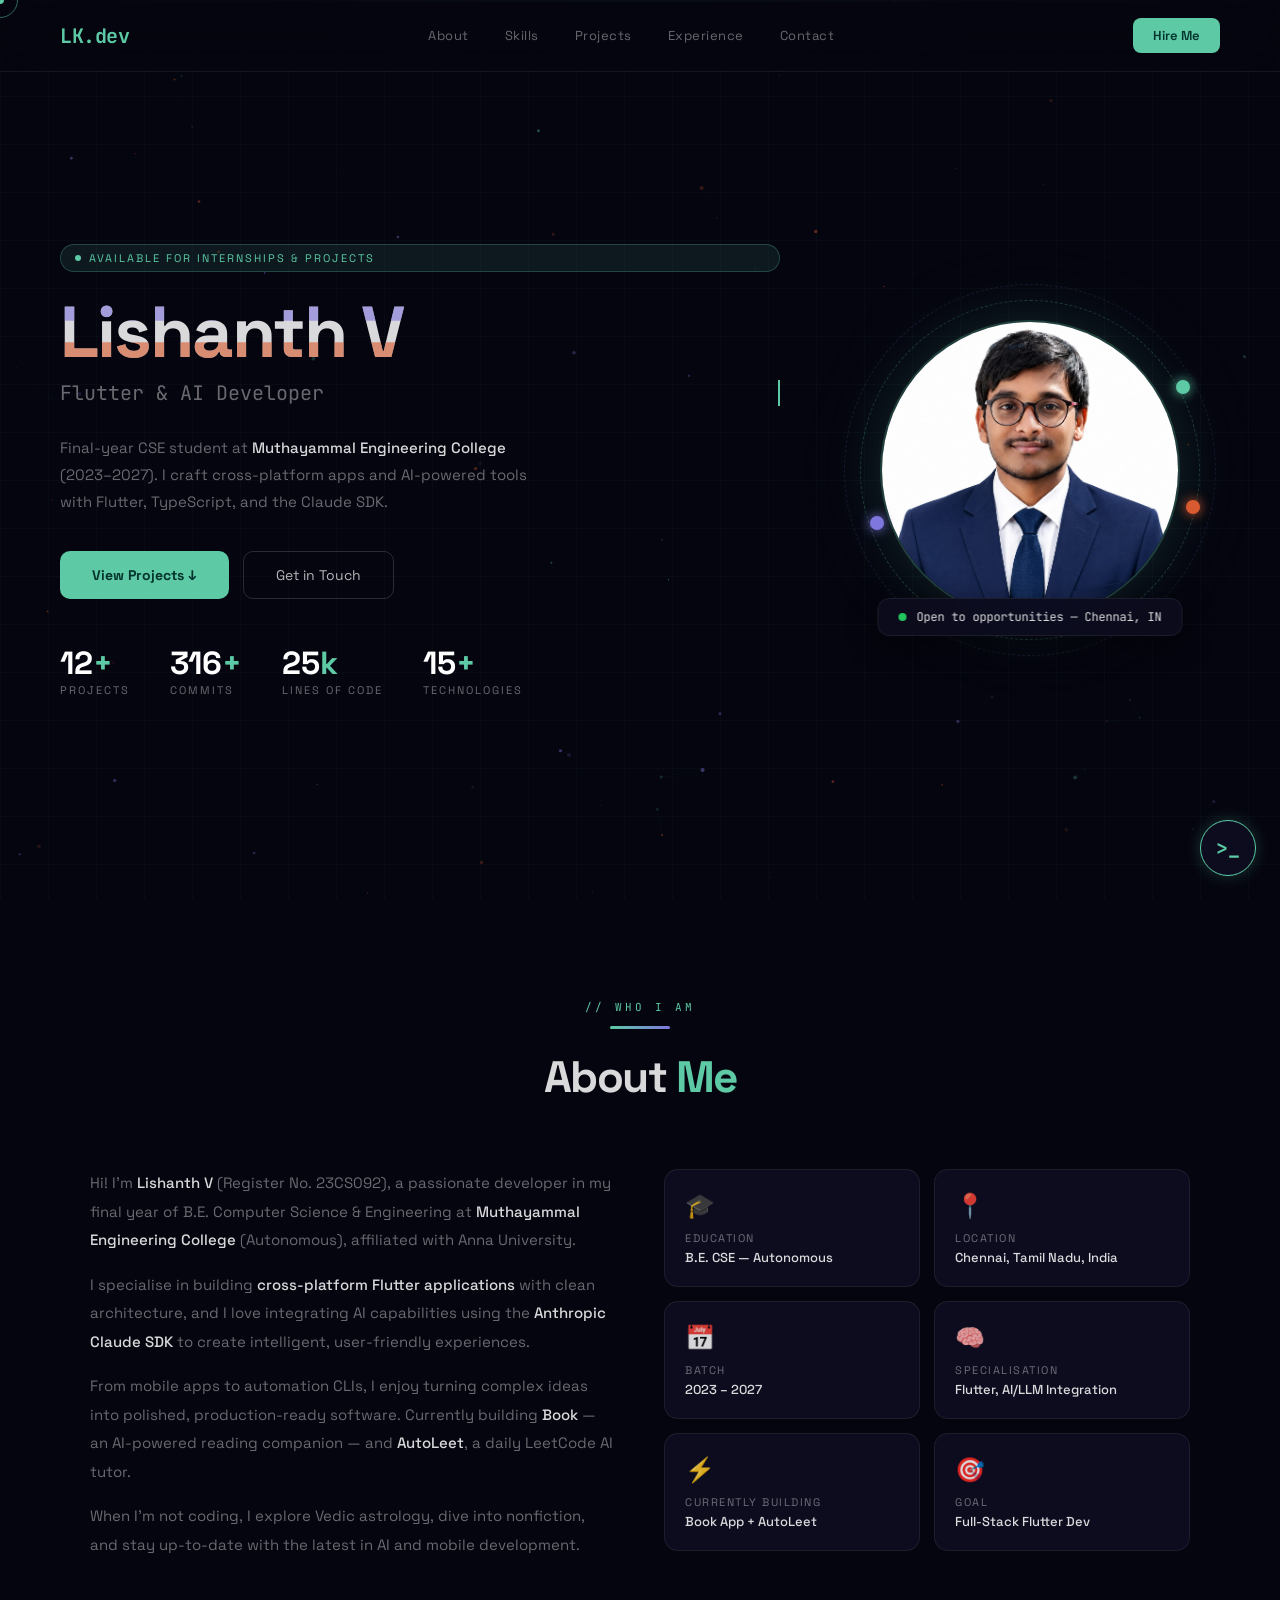
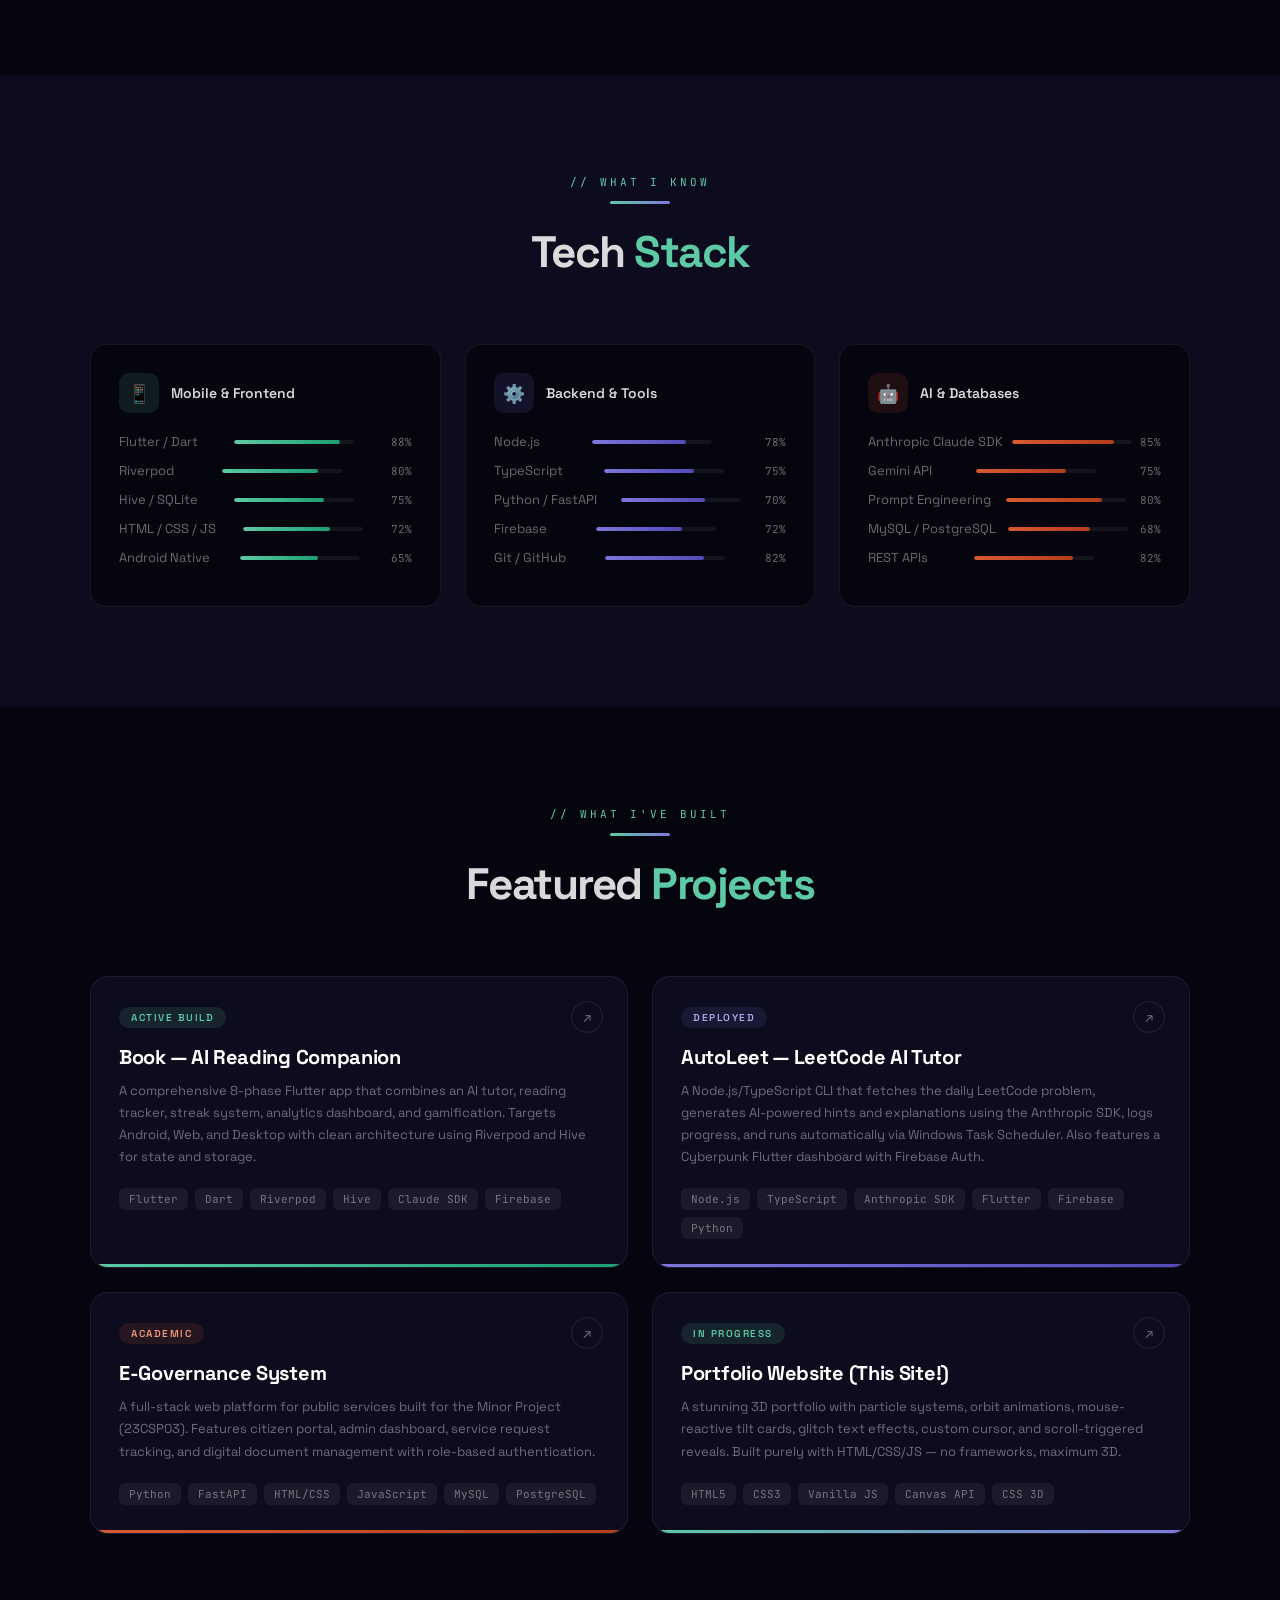
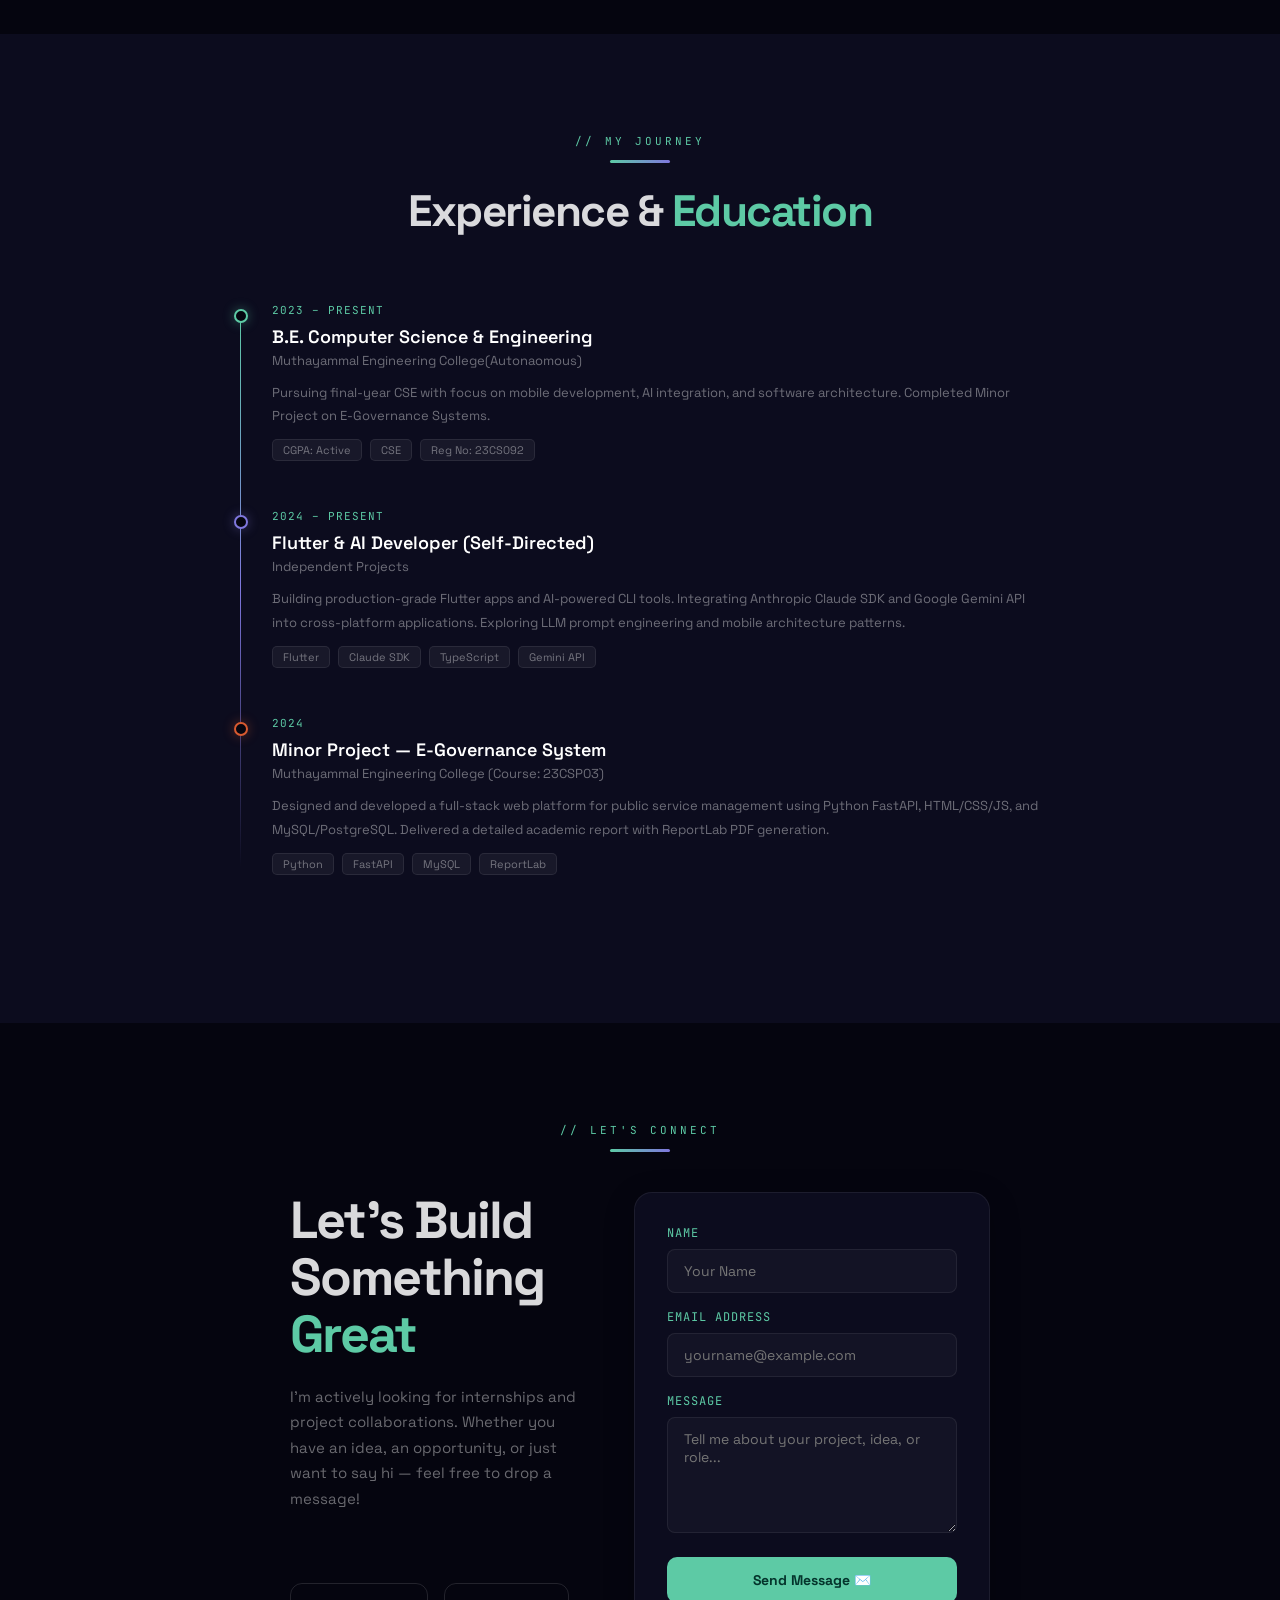
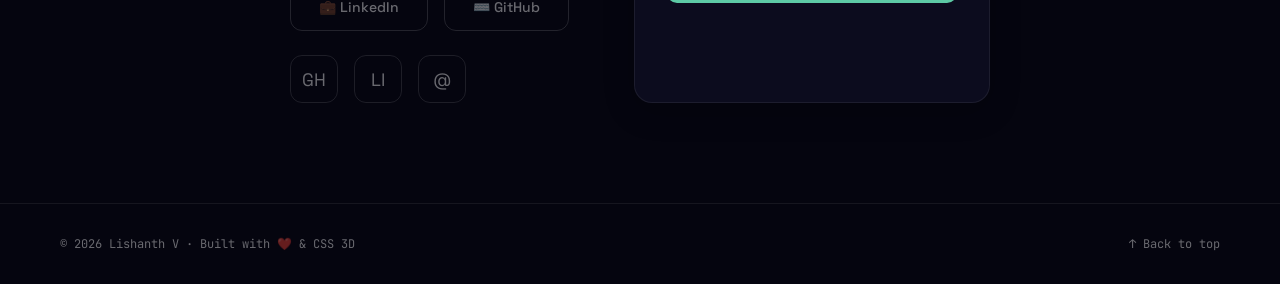
<file: index.html>
<!DOCTYPE html>
<html lang="en">

<head>
  <meta charset="UTF-8">
  <meta name="viewport" content="width=device-width, initial-scale=1.0">
  <title>Lishanth V</title>
  <link rel="preconnect" href="https://fonts.googleapis.com">
  <link
    href="https://fonts.googleapis.com/css2?family=Space+Grotesk:wght@300;400;500;600;700&family=JetBrains+Mono:wght@400;500&display=swap"
    rel="stylesheet">
  <link rel="stylesheet" href="style.css">
</head>

<body>

  <!-- CURSOR -->
  <div class="cursor" id="cursorDot">
    <div class="cursor-dot"></div>
  </div>
  <div class="cursor" id="cursorRing">
    <div class="cursor-ring"></div>
  </div>

  <!-- SCAN LINE -->
  <div class="scan-line"></div>
  <!-- GRID BG -->
  <div class="grid-bg"></div>
  <!-- PARTICLES CANVAS -->
  <canvas id="particles-canvas"></canvas>

  <!-- NAV -->
  <nav id="navbar">
    <div class="nav-logo">LK.dev</div>
    <div class="nav-links" id="nav-links">
      <a href="#about">About</a>
      <a href="#skills">Skills</a>
      <a href="#projects">Projects</a>
      <a href="#experience">Experience</a>
      <a href="#contact">Contact</a>
      <button class="nav-cta mobile-only-inline" onclick="document.getElementById('contact').scrollIntoView({behavior:'smooth'})">Hire Me</button>
    </div>
    <button class="nav-cta desktop-only-inline" onclick="document.getElementById('contact').scrollIntoView({behavior:'smooth'})">Hire Me</button>
    <button class="nav-hamburger" id="nav-hamburger" aria-label="Toggle Navigation">
      <span class="hamburger-bar"></span>
      <span class="hamburger-bar"></span>
      <span class="hamburger-bar"></span>
    </button>
  </nav>

  <!-- ══════════════ HERO ══════════════ -->
  <section id="hero">
    <div class="hero-inner">
      <div class="hero-left reveal-left">
        <div class="hero-badge"><span class="badge-dot"></span>Available for Internships & Projects</div>
        <h1 class="hero-name">
          <span class="glitch" data-text="Lishanth V">Lishanth V</span>
        </h1>
        <div class="hero-role">
          <span class="hero-role-text">Flutter &amp; AI Developer</span>
        </div>
        <div class="hero-photo-card reveal-right" data-tilt>
          <div class="photo-frame">
            <img class="photo-img"
              src="[data-uri]"
              alt="Lishanth V">
            <div class="orbit-orb orb-teal"></div>
            <div class="orbit-orb orb-purple"></div>
            <div class="orbit-orb orb-coral"></div>
          </div>
          <div class="photo-badge">
            <span class="photo-badge-dot"></span>
            <span class="photo-badge-text">Open to opportunities — Chennai, IN</span>
          </div>
        </div>
        <p class="hero-bio">
          Final-year CSE student at <span class="highlight">Muthayammal Engineering College</span>
          (2023–2027).
          I craft cross-platform apps and AI-powered tools with Flutter, TypeScript, and the Claude SDK.
        </p>
        <div class="hero-btns">
          <button class="btn-primary"
            onclick="document.getElementById('projects').scrollIntoView({behavior:'smooth'})">View Projects ↓</button>
          <a href="#contact" class="btn-ghost">Get in Touch</a>
        </div>
        <div class="hero-stats">
          <div class="stat"><span class="stat-num" id="ctr-projects">0<span>+</span></span><span
              class="stat-label">Projects</span></div>
          <div class="stat"><span class="stat-num" id="ctr-commits">0<span>+</span></span><span
              class="stat-label">Commits</span></div>
          <div class="stat"><span class="stat-num" id="ctr-lines">0<span>k</span></span><span class="stat-label">Lines
              of Code</span></div>
          <div class="stat"><span class="stat-num" id="ctr-tech">0<span>+</span></span><span
              class="stat-label">Technologies</span></div>
        </div>
      </div>
      
    </div>
  </section>

  <!-- ══════════════ ABOUT ══════════════ -->
  <section id="about">
    <div class="section-header reveal">
      <div class="section-tag">// who i am</div>
      <div class="section-accent-line"></div>
      <h2 class="section-title">About <span>Me</span></h2>
    </div>
    <div class="about-grid">
      <div class="about-text reveal-left">
        <p>Hi! I'm <span class="about-highlight">Lishanth V</span> (Register No. 23CS092), a passionate developer in my
          final year of B.E. Computer Science & Engineering at <span class="about-highlight">Muthayammal Engineering
            College</span> (Autonomous), affiliated with Anna University.</p>
        <p>I specialise in building <span class="about-highlight">cross-platform Flutter applications</span> with clean
          architecture, and I love integrating AI capabilities using the <span class="about-highlight">Anthropic Claude
            SDK</span> to create intelligent, user-friendly experiences.</p>
        <p>From mobile apps to automation CLIs, I enjoy turning complex ideas into polished, production-ready software.
          Currently building <span class="about-highlight">Book</span> — an AI-powered reading companion — and <span
            class="about-highlight">AutoLeet</span>, a daily LeetCode AI tutor.</p>
        <p>When I'm not coding, I explore Vedic astrology, dive into nonfiction, and stay up-to-date with the latest in
          AI and mobile development.</p>
      </div>
      <div class="about-cards reveal-right">
        <div class="about-card">
          <div class="about-card-icon">🎓</div>
          <div class="about-card-label">Education</div>
          <div class="about-card-value">B.E. CSE — Autonomous</div>
        </div>
        <div class="about-card">
          <div class="about-card-icon">📍</div>
          <div class="about-card-label">Location</div>
          <div class="about-card-value">Chennai, Tamil Nadu, India</div>
        </div>
        <div class="about-card">
          <div class="about-card-icon">📅</div>
          <div class="about-card-label">Batch</div>
          <div class="about-card-value">2023 – 2027</div>
        </div>
        <div class="about-card">
          <div class="about-card-icon">🧠</div>
          <div class="about-card-label">Specialisation</div>
          <div class="about-card-value">Flutter, AI/LLM Integration</div>
        </div>
        <div class="about-card">
          <div class="about-card-icon">⚡</div>
          <div class="about-card-label">Currently Building</div>
          <div class="about-card-value">Book App + AutoLeet</div>
        </div>
        <div class="about-card">
          <div class="about-card-icon">🎯</div>
          <div class="about-card-label">Goal</div>
          <div class="about-card-value">Full-Stack Flutter Dev</div>
        </div>
      </div>
    </div>
  </section>

  <!-- ══════════════ SKILLS ══════════════ -->
  <section id="skills">
    <div class="skills-inner">
      <div class="section-header reveal">
        <div class="section-tag">// what i know</div>
        <div class="section-accent-line"></div>
        <h2 class="section-title">Tech <span>Stack</span></h2>
      </div>
      <div class="skills-categories">
        <div class="skill-category reveal">
          <div class="skill-cat-header">
            <div class="skill-cat-icon icon-teal">📱</div>
            <div class="skill-cat-title">Mobile & Frontend</div>
          </div>
          <div class="skill-item"><span class="skill-name">Flutter / Dart</span>
            <div class="skill-bar-wrap">
              <div class="skill-bar bar-teal" data-width="88"></div>
            </div><span class="skill-pct">88%</span>
          </div>
          <div class="skill-item"><span class="skill-name">Riverpod</span>
            <div class="skill-bar-wrap">
              <div class="skill-bar bar-teal" data-width="80"></div>
            </div><span class="skill-pct">80%</span>
          </div>
          <div class="skill-item"><span class="skill-name">Hive / SQLite</span>
            <div class="skill-bar-wrap">
              <div class="skill-bar bar-teal" data-width="75"></div>
            </div><span class="skill-pct">75%</span>
          </div>
          <div class="skill-item"><span class="skill-name">HTML / CSS / JS</span>
            <div class="skill-bar-wrap">
              <div class="skill-bar bar-teal" data-width="72"></div>
            </div><span class="skill-pct">72%</span>
          </div>
          <div class="skill-item"><span class="skill-name">Android Native</span>
            <div class="skill-bar-wrap">
              <div class="skill-bar bar-teal" data-width="65"></div>
            </div><span class="skill-pct">65%</span>
          </div>
        </div>
        <div class="skill-category reveal">
          <div class="skill-cat-header">
            <div class="skill-cat-icon icon-purple">⚙️</div>
            <div class="skill-cat-title">Backend & Tools</div>
          </div>
          <div class="skill-item"><span class="skill-name">Node.js</span>
            <div class="skill-bar-wrap">
              <div class="skill-bar bar-purple" data-width="78"></div>
            </div><span class="skill-pct">78%</span>
          </div>
          <div class="skill-item"><span class="skill-name">TypeScript</span>
            <div class="skill-bar-wrap">
              <div class="skill-bar bar-purple" data-width="75"></div>
            </div><span class="skill-pct">75%</span>
          </div>
          <div class="skill-item"><span class="skill-name">Python / FastAPI</span>
            <div class="skill-bar-wrap">
              <div class="skill-bar bar-purple" data-width="70"></div>
            </div><span class="skill-pct">70%</span>
          </div>
          <div class="skill-item"><span class="skill-name">Firebase</span>
            <div class="skill-bar-wrap">
              <div class="skill-bar bar-purple" data-width="72"></div>
            </div><span class="skill-pct">72%</span>
          </div>
          <div class="skill-item"><span class="skill-name">Git / GitHub</span>
            <div class="skill-bar-wrap">
              <div class="skill-bar bar-purple" data-width="82"></div>
            </div><span class="skill-pct">82%</span>
          </div>
        </div>
        <div class="skill-category reveal">
          <div class="skill-cat-header">
            <div class="skill-cat-icon icon-coral">🤖</div>
            <div class="skill-cat-title">AI & Databases</div>
          </div>
          <div class="skill-item"><span class="skill-name">Anthropic Claude SDK</span>
            <div class="skill-bar-wrap">
              <div class="skill-bar bar-coral" data-width="85"></div>
            </div><span class="skill-pct">85%</span>
          </div>
          <div class="skill-item"><span class="skill-name">Gemini API</span>
            <div class="skill-bar-wrap">
              <div class="skill-bar bar-coral" data-width="75"></div>
            </div><span class="skill-pct">75%</span>
          </div>
          <div class="skill-item"><span class="skill-name">Prompt Engineering</span>
            <div class="skill-bar-wrap">
              <div class="skill-bar bar-coral" data-width="80"></div>
            </div><span class="skill-pct">80%</span>
          </div>
          <div class="skill-item"><span class="skill-name">MySQL / PostgreSQL</span>
            <div class="skill-bar-wrap">
              <div class="skill-bar bar-coral" data-width="68"></div>
            </div><span class="skill-pct">68%</span>
          </div>
          <div class="skill-item"><span class="skill-name">REST APIs</span>
            <div class="skill-bar-wrap">
              <div class="skill-bar bar-coral" data-width="82"></div>
            </div><span class="skill-pct">82%</span>
          </div>
        </div>
      </div>
    </div>
  </section>

  <!-- ══════════════ PROJECTS ══════════════ -->
  <section id="projects">
    <div class="projects-inner">
      <div class="section-header reveal">
        <div class="section-tag">// what i've built</div>
        <div class="section-accent-line"></div>
        <h2 class="section-title">Featured <span>Projects</span></h2>
      </div>
      <div class="projects-grid">

        <div class="project-card reveal" data-tilt>
          <div class="project-card-bar project-card-bar-teal"></div>
          <div class="project-arrow">↗</div>
          <span class="project-tag tag-active">Active Build</span>
          <div class="project-title">Book — AI Reading Companion</div>
          <div class="project-desc">A comprehensive 8-phase Flutter app that combines an AI tutor, reading tracker,
            streak system, analytics dashboard, and gamification. Targets Android, Web, and Desktop with clean
            architecture using Riverpod and Hive for state and storage.</div>
          <div class="project-stack">
            <span class="pchip">Flutter</span><span class="pchip">Dart</span><span class="pchip">Riverpod</span><span
              class="pchip">Hive</span><span class="pchip">Claude SDK</span><span class="pchip">Firebase</span>
          </div>
        </div>

        <div class="project-card reveal" data-tilt>
          <div class="project-card-bar project-card-bar-purple"></div>
          <div class="project-arrow">↗</div>
          <span class="project-tag tag-deployed">Deployed</span>
          <div class="project-title">AutoLeet — LeetCode AI Tutor</div>
          <div class="project-desc">A Node.js/TypeScript CLI that fetches the daily LeetCode problem, generates
            AI-powered hints and explanations using the Anthropic SDK, logs progress, and runs automatically via Windows
            Task Scheduler. Also features a Cyberpunk Flutter dashboard with Firebase Auth.</div>
          <div class="project-stack">
            <span class="pchip">Node.js</span><span class="pchip">TypeScript</span><span class="pchip">Anthropic
              SDK</span><span class="pchip">Flutter</span><span class="pchip">Firebase</span><span
              class="pchip">Python</span>
          </div>
        </div>

        <div class="project-card reveal" data-tilt>
          <div class="project-card-bar project-card-bar-coral"></div>
          <div class="project-arrow">↗</div>
          <span class="project-tag tag-complete">Academic</span>
          <div class="project-title">E-Governance System</div>
          <div class="project-desc">A full-stack web platform for public services built for the Minor Project (23CSP03).
            Features citizen portal, admin dashboard, service request tracking, and digital document management with
            role-based authentication.</div>
          <div class="project-stack">
            <span class="pchip">Python</span><span class="pchip">FastAPI</span><span class="pchip">HTML/CSS</span><span
              class="pchip">JavaScript</span><span class="pchip">MySQL</span><span class="pchip">PostgreSQL</span>
          </div>
        </div>

        <div class="project-card reveal" data-tilt>
          <div class="project-card-bar project-card-bar-mixed"></div>
          <div class="project-arrow">↗</div>
          <span class="project-tag tag-active">In Progress</span>
          <div class="project-title">Portfolio Website (This Site!)</div>
          <div class="project-desc">A stunning 3D portfolio with particle systems, orbit animations, mouse-reactive tilt
            cards, glitch text effects, custom cursor, and scroll-triggered reveals. Built purely with HTML/CSS/JS — no
            frameworks, maximum 3D.</div>
          <div class="project-stack">
            <span class="pchip">HTML5</span><span class="pchip">CSS3</span><span class="pchip">Vanilla JS</span><span
              class="pchip">Canvas API</span><span class="pchip">CSS 3D</span>
          </div>
        </div>

      </div>
    </div>
  </section>

  <!-- ══════════════ EXPERIENCE ══════════════ -->
  <section id="experience">
    <div class="exp-inner">
      <div class="section-header reveal">
        <div class="section-tag">// my journey</div>
        <div class="section-accent-line"></div>
        <h2 class="section-title">Experience & <span>Education</span></h2>
      </div>
      <div class="timeline">
        <div class="timeline-item reveal">
          <div class="timeline-dot"></div>
          <div class="timeline-date">2023 – Present</div>
          <div class="timeline-title">B.E. Computer Science & Engineering</div>
          <div class="timeline-org">Muthayammal Engineering College(Autonaomous)</div>
          <div class="timeline-desc">Pursuing final-year CSE with focus on mobile development, AI integration, and
            software architecture. Completed Minor Project on E-Governance Systems.</div>
          <div class="timeline-tags"><span class="t-chip">CGPA: Active</span><span class="t-chip">CSE</span><span
              class="t-chip">Reg No: 23CS092</span></div>
        </div>
        <div class="timeline-item reveal">
          <div class="timeline-dot timeline-dot-purple"></div>
          <div class="timeline-date">2024 – Present</div>
          <div class="timeline-title">Flutter & AI Developer (Self-Directed)</div>
          <div class="timeline-org">Independent Projects</div>
          <div class="timeline-desc">Building production-grade Flutter apps and AI-powered CLI tools. Integrating
            Anthropic Claude SDK and Google Gemini API into cross-platform applications. Exploring LLM prompt
            engineering and mobile architecture patterns.</div>
          <div class="timeline-tags"><span class="t-chip">Flutter</span><span class="t-chip">Claude SDK</span><span
              class="t-chip">TypeScript</span><span class="t-chip">Gemini API</span></div>
        </div>
        <div class="timeline-item reveal">
          <div class="timeline-dot timeline-dot-coral"></div>
          <div class="timeline-date">2024</div>
          <div class="timeline-title">Minor Project — E-Governance System</div>
          <div class="timeline-org">Muthayammal Engineering College (Course: 23CSP03)</div>
          <div class="timeline-desc">Designed and developed a full-stack web platform for public service management
            using Python FastAPI, HTML/CSS/JS, and MySQL/PostgreSQL. Delivered a detailed academic report with ReportLab
            PDF generation.</div>
          <div class="timeline-tags"><span class="t-chip">Python</span><span class="t-chip">FastAPI</span><span
              class="t-chip">MySQL</span><span class="t-chip">ReportLab</span></div>
        </div>
      </div>
    </div>
  </section>

  <!-- ══════════════ CONTACT ══════════════ -->
  <section id="contact">
    <div class="contact-inner">
      <div class="reveal">
        <div class="section-tag text-center">// let's connect</div>
        <div class="section-accent-line"></div>
        <div class="contact-grid">
          <div class="contact-info">
            <h2 class="contact-headline">Let's Build<br>Something <span>Great</span></h2>
            <p class="contact-sub">I'm actively looking for internships and project collaborations. Whether you have an idea, an opportunity, or just want to say hi — feel free to drop a message!</p>
            <div class="contact-links">
              <a href="https://linkedin.com" target="_blank" rel="noopener" class="contact-btn contact-btn-ghost">💼 LinkedIn</a>
              <a href="https://github.com" target="_blank" rel="noopener" class="contact-btn contact-btn-ghost">⌨️ GitHub</a>
            </div>
            <div class="social-links">
              <a href="https://github.com" target="_blank" rel="noopener" class="social-btn" title="GitHub">GH</a>
              <a href="https://linkedin.com" target="_blank" rel="noopener" class="social-btn" title="LinkedIn">LI</a>
              <a href="https://mail.google.com/mail/?view=cm&fs=1&to=lishanth2192005@gmail.com" target="_blank" rel="noopener" class="social-btn" title="Email">@</a>
            </div>
          </div>
          <form id="contact-form" class="contact-form">
            <div class="form-group">
              <label for="contact-name">Name</label>
              <input type="text" id="contact-name" name="name" class="form-control" placeholder="Your Name" required>
            </div>
            <div class="form-group">
              <label for="contact-email">Email Address</label>
              <input type="email" id="contact-email" name="email" class="form-control" placeholder="yourname@example.com" required>
            </div>
            <div class="form-group">
              <label for="contact-message">Message</label>
              <textarea id="contact-message" name="message" class="form-control" rows="5" placeholder="Tell me about your project, idea, or role..." required></textarea>
            </div>
            <button type="submit" id="contact-submit" class="btn-primary">Send Message ✉️</button>
          </form>
        </div>
      </div>
    </div>
  </section>

  <!-- FOOTER -->
  <footer>
    <div class="footer-copy">© 2026 Lishanth V · Built with ❤️ &amp; CSS 3D</div>
    <a href="#hero" class="footer-back">↑ Back to top</a>
  </footer>

  <!-- ══════════════ TERMINAL CONSOLE ══════════════ -->
  <button id="terminal-toggle" class="terminal-toggle-btn" title="Open Developer Terminal">
    <span>&gt;_</span>
  </button>

  <div id="terminal-window" class="terminal-window">
    <div class="terminal-header">
      <div class="terminal-title">guest@lk-dev: ~</div>
      <div class="terminal-controls">
        <span class="control-btn minimize" id="terminal-minimize" title="Minimize">—</span>
        <span class="control-btn close" id="terminal-close" title="Close">×</span>
      </div>
    </div>
    <div class="terminal-body" id="terminal-body">
      <div class="terminal-output" id="terminal-output">
        <div class="output-line system-msg">Lishanth V — Developer Console [Version 1.0.0]</div>
        <div class="output-line system-msg">Type 'help' to see list of available commands or click quick links below.</div>
      </div>
      <div class="terminal-chips">
        <span class="cmd-chip" data-cmd="help">help</span>
        <span class="cmd-chip" data-cmd="about">about</span>
        <span class="cmd-chip" data-cmd="skills">skills</span>
        <span class="cmd-chip" data-cmd="projects">projects</span>
        <span class="cmd-chip" data-cmd="contact">contact</span>
        <span class="cmd-chip" data-cmd="hire">hire</span>
        <span class="cmd-chip" data-cmd="clear">clear</span>
      </div>
      <div class="terminal-input-line">
        <span class="terminal-prompt">guest@lk-dev:~$</span>
        <input type="text" id="terminal-input" autocomplete="off" placeholder="Type a command...">
      </div>
    </div>
  </div>

  <script src="script.js" defer></script>
</body>
</html>
</file>
<file: style.css>
*, *::before, *::after { box-sizing: border-box; margin: 0; padding: 0; }
:root {
  --teal: #5DCAA5;
  --teal-dark: #1D9E75;
  --purple: #7F77DD;
  --coral: #D85A30;
  --bg: #05050f;
  --bg2: #0c0c1e;
  --bg3: #111128;
  --border: rgba(255,255,255,0.07);
  --text: rgba(255,255,255,0.85);
  --muted: rgba(255,255,255,0.4);
  --font: 'Space Grotesk', sans-serif;
  --mono: 'JetBrains Mono', monospace;
}
html { scroll-behavior: smooth; }
body { background: var(--bg); color: var(--text); font-family: var(--font); overflow-x: hidden; cursor: none; }

/* CUSTOM CURSOR */
.cursor { position: fixed; pointer-events: none; }
#cursorDot { z-index: 9999; left: 0; top: 0; }
#cursorRing { z-index: 9998; left: 0; top: 0; }
.cursor-dot { width: 8px; height: 8px; background: var(--teal); border-radius: 50%; position: absolute; transform: translate(-50%,-50%); transition: transform 0.1s; }
.cursor-ring { width: 36px; height: 36px; border: 1.5px solid rgba(93,202,165,0.5); border-radius: 50%; position: absolute; transform: translate(-50%,-50%); transition: all 0.12s ease; }
body:hover .cursor-dot, body:hover .cursor-ring { opacity: 1; }

/* PARTICLES */
#particles-canvas { position: fixed; top: 0; left: 0; width: 100%; height: 100%; pointer-events: none; z-index: 0; }

/* GRID BG */
.grid-bg { position: fixed; inset: 0; z-index: 0;
  background-image: linear-gradient(rgba(93,202,165,0.035) 1px, transparent 1px),
                    linear-gradient(90deg, rgba(93,202,165,0.035) 1px, transparent 1px);
  background-size: 48px 48px; pointer-events: none; }

/* NAV */
nav { position: fixed; top: 0; left: 0; right: 0; z-index: 100;
  padding: 18px 60px; display: flex; align-items: center; justify-content: space-between;
  background: rgba(5,5,15,0.8); -webkit-backdrop-filter: blur(20px); backdrop-filter: blur(20px);
  border-bottom: 1px solid var(--border); transition: all 0.3s; }
nav.scrolled { padding: 12px 60px; background: rgba(5,5,15,0.95); }
.nav-logo { font-size: 20px; font-weight: 700; color: var(--teal); font-family: var(--mono); letter-spacing: -0.5px; }
.nav-links { display: flex; gap: 36px; }
.nav-links a { color: var(--muted); text-decoration: none; font-size: 13px; letter-spacing: 0.5px; transition: color 0.2s; position: relative; }
.nav-links a::after { content: ''; position: absolute; bottom: -4px; left: 0; width: 0; height: 1px; background: var(--teal); transition: width 0.3s; }
.nav-links a:hover { color: var(--teal); }
.nav-links a:hover::after { width: 100%; }
.nav-cta { padding: 9px 20px; background: var(--teal); color: #04342C; border: none; border-radius: 8px; font-size: 13px; font-weight: 600; cursor: pointer; font-family: var(--font); transition: all 0.2s; }
.nav-cta:hover { background: var(--teal-dark); transform: translateY(-2px); }

/* SECTIONS */
section { position: relative; z-index: 1; }

/* ───── HERO ───── */
#hero { min-height: 100vh; display: flex; align-items: center; padding: 120px 60px 80px; }
.hero-inner { max-width: 1200px; margin: 0 auto; width: 100%; display: block; }
.hero-left { display: grid; grid-template-columns: 1fr 380px; gap: 0 60px; align-items: center; }
.hero-badge { grid-column: 1; grid-row: 1; }
.hero-name { grid-column: 1; grid-row: 2; }
.hero-role { grid-column: 1; grid-row: 3; }
.hero-bio { grid-column: 1; grid-row: 4; }
.hero-btns { grid-column: 1; grid-row: 5; }
.hero-stats { grid-column: 1; grid-row: 6; }
.hero-badge { display: inline-flex; align-items: center; gap: 8px; padding: 6px 14px;
  background: rgba(93,202,165,0.1); border: 1px solid rgba(93,202,165,0.25);
  border-radius: 20px; font-size: 11px; color: var(--teal); letter-spacing: 2px; text-transform: uppercase;
  margin-bottom: 24px; }
.badge-dot { width: 6px; height: 6px; background: var(--teal); border-radius: 50%; animation: blink 1.5s infinite; }
@keyframes blink { 0%,100% { opacity:1 } 50% { opacity:0.2 } }
.hero-name { font-size: 72px; font-weight: 700; line-height: 1.0; letter-spacing: -2px; margin-bottom: 12px; position: relative; }
.hero-name .glitch { position: relative; display: inline-block; }
.hero-name .glitch::before { content: attr(data-text); position: absolute; top: 0; left: 0; color: var(--purple); animation: glitch1 5s infinite; clip-path: polygon(0 0, 100% 0, 100% 35%, 0 35%); opacity: 0.6; }
.hero-name .glitch::after { content: attr(data-text); position: absolute; top: 0; left: 0; color: var(--coral); animation: glitch2 5s infinite; clip-path: polygon(0 65%, 100% 65%, 100% 100%, 0 100%); opacity: 0.6; }
@keyframes glitch1 { 0%,90%,100% { transform: none; } 91% { transform: translateX(-3px); } 93% { transform: translateX(3px); } 95% { transform: translateX(0); } }
@keyframes glitch2 { 0%,90%,100% { transform: none; } 92% { transform: translateX(3px); } 94% { transform: translateX(-3px); } 96% { transform: translateX(0); } }
.hero-role { font-size: 20px; color: var(--muted); margin-bottom: 28px; font-family: var(--mono); display: flex; align-items: center; gap: 10px; }
.hero-role-text { overflow: hidden; border-right: 2px solid var(--teal); white-space: nowrap; animation: typewriter 3s steps(30) 0.5s both, cursor-blink 0.8s step-end infinite; }
@keyframes typewriter { from { width:0 } to { width:100% } }
@keyframes cursor-blink { 0%,100% { border-color: var(--teal) } 50% { border-color: transparent } }
.hero-bio { font-size: 15px; color: var(--muted); line-height: 1.8; max-width: 480px; margin-bottom: 36px; }
.hero-btns { display: flex; gap: 14px; margin-bottom: 48px; }
.btn-primary { padding: 14px 32px; background: var(--teal); color: #04342C; border: none; border-radius: 10px; font-size: 14px; font-weight: 700; cursor: pointer; font-family: var(--font); transition: all 0.25s; position: relative; overflow: hidden; transform-style: preserve-3d; }
.btn-primary::before { content: ''; position: absolute; bottom: -6px; left: 0; right: 0; height: 6px; background: var(--teal-dark); border-radius: 0 0 10px 10px; }
.btn-primary:hover { transform: translateY(-4px); box-shadow: 0 8px 0 var(--teal-dark); }
.btn-primary:active { transform: translateY(2px); box-shadow: 0 2px 0 var(--teal-dark); }
.btn-ghost { padding: 14px 32px; background: transparent; color: rgba(255,255,255,0.7); border: 1px solid rgba(255,255,255,0.15); border-radius: 10px; font-size: 14px; cursor: pointer; font-family: var(--font); transition: all 0.2s; text-decoration: none; display: inline-flex; align-items: center; }
.btn-ghost:hover { border-color: var(--teal); color: var(--teal); transform: translateY(-3px); }
.hero-stats { display: flex; gap: 40px; }
.stat { display: flex; flex-direction: column; }
.stat-num { font-size: 32px; font-weight: 700; color: #fff; line-height: 1; }
.stat-num span { color: var(--teal); }
.stat-label { font-size: 11px; color: var(--muted); letter-spacing: 2px; text-transform: uppercase; margin-top: 4px; }

/* HERO RIGHT - PHOTO CARD */
.hero-photo-card { position: relative; grid-column: 2; grid-row: 1 / span 6; align-self: center; }
.photo-frame { position: relative; width: 300px; height: 300px; margin: 0 auto; }
.photo-frame::before { content: ''; position: absolute; inset: -20px; border-radius: 50%; border: 1px dashed rgba(93,202,165,0.25); animation: spin 20s linear infinite; }
.photo-frame::after { content: ''; position: absolute; inset: -36px; border-radius: 50%; border: 1px dashed rgba(127,119,221,0.15); animation: spin 32s linear infinite reverse; }
@keyframes spin { from { transform: rotate(0deg) } to { transform: rotate(360deg) } }
.photo-img { width: 100%; height: 100%; object-fit: cover; border-radius: 50%; border: 2px solid rgba(93,202,165,0.3);
  box-shadow: 0 0 60px rgba(93,202,165,0.15), 0 0 120px rgba(93,202,165,0.05);
  animation: float 5s ease-in-out infinite; }
@keyframes float { 0%,100% { transform: translateY(0) rotateX(2deg) } 50% { transform: translateY(-16px) rotateX(-2deg) } }
.photo-badge { position: absolute; bottom: -16px; left: 50%; transform: translateX(-50%);
  background: rgba(12,12,30,0.95); border: 1px solid var(--border); border-radius: 12px;
  padding: 10px 20px; display: flex; align-items: center; gap: 10px; white-space: nowrap;
  -webkit-backdrop-filter: blur(20px); backdrop-filter: blur(20px); box-shadow: 0 8px 32px rgba(0,0,0,0.4);
  margin-top: 32px; }
.photo-badge-dot { width: 8px; height: 8px; background: #22c55e; border-radius: 50%; animation: blink 2s infinite; }
.photo-badge-text { font-size: 12px; color: var(--text); font-family: var(--mono); }
.orbit-orb { position: absolute; width: 14px; height: 14px; border-radius: 50%; }
.orb-teal { background: var(--teal); top: 20%; right: -10px; animation: orbFloat 3s ease-in-out infinite; box-shadow: 0 0 12px var(--teal); }
.orb-purple { background: var(--purple); bottom: 30%; left: -10px; animation: orbFloat 4s ease-in-out infinite 1s; box-shadow: 0 0 12px var(--purple); }
.orb-coral { background: var(--coral); top: 60%; right: -20px; animation: orbFloat 3.5s ease-in-out infinite 0.5s; box-shadow: 0 0 12px var(--coral); }
@keyframes orbFloat { 0%,100% { transform: translateY(0) scale(1) } 50% { transform: translateY(-12px) scale(1.2) } }

/* SCAN LINE */
.scan-line { position: fixed; left: 0; right: 0; height: 2px; background: linear-gradient(90deg, transparent, rgba(93,202,165,0.4), transparent); animation: scan 6s linear infinite; pointer-events: none; z-index: 50; }
@keyframes scan { 0% { top: -2px; opacity: 0 } 5% { opacity: 0.8 } 95% { opacity: 0.3 } 100% { top: 102vh; opacity: 0 } }

/* ───── ABOUT ───── */
#about { padding: 100px 60px; }
.section-header { text-align: center; margin-bottom: 64px; }
.section-tag { font-size: 11px; letter-spacing: 3px; color: var(--teal); text-transform: uppercase; font-family: var(--mono); margin-bottom: 12px; }
.section-title { font-size: 44px; font-weight: 700; letter-spacing: -1.5px; }
.section-title span { color: var(--teal); }
.about-grid { max-width: 1100px; margin: 0 auto; display: grid; grid-template-columns: 1fr 1fr; gap: 48px; align-items: start; }
.about-text { font-size: 15px; color: var(--muted); line-height: 1.9; }
.about-text p { margin-bottom: 16px; }
.about-highlight { color: var(--text); font-weight: 500; }
.about-cards { display: grid; grid-template-columns: 1fr 1fr; gap: 14px; }
.about-card { background: var(--bg2); border: 1px solid var(--border); border-radius: 14px; padding: 20px; transition: all 0.3s; }
.about-card:hover { border-color: rgba(93,202,165,0.3); transform: translateY(-4px); background: rgba(93,202,165,0.05); }
.about-card-icon { font-size: 24px; margin-bottom: 10px; }
.about-card-label { font-size: 11px; color: var(--muted); text-transform: uppercase; letter-spacing: 1.5px; margin-bottom: 4px; }
.about-card-value { font-size: 13px; color: var(--text); font-weight: 500; }

/* ───── SKILLS ───── */
#skills { padding: 100px 60px; background: var(--bg2); }
.skills-inner { max-width: 1100px; margin: 0 auto; }
.skills-categories { display: grid; grid-template-columns: repeat(3, 1fr); gap: 24px; }
.skill-category { background: var(--bg); border: 1px solid var(--border); border-radius: 16px; padding: 28px; transition: all 0.3s; }
.skill-category:hover { border-color: rgba(93,202,165,0.25); }
.skill-cat-header { display: flex; align-items: center; gap: 12px; margin-bottom: 20px; }
.skill-cat-icon { width: 40px; height: 40px; border-radius: 10px; display: flex; align-items: center; justify-content: center; font-size: 18px; }
.icon-teal { background: rgba(93,202,165,0.12); }
.icon-purple { background: rgba(127,119,221,0.12); }
.icon-coral { background: rgba(216,90,48,0.12); }
.skill-cat-title { font-size: 14px; font-weight: 600; }
.skill-item { display: flex; align-items: center; justify-content: space-between; margin-bottom: 12px; }
.skill-name { font-size: 13px; color: var(--muted); }
.skill-bar-wrap { width: 120px; height: 4px; background: rgba(255,255,255,0.06); border-radius: 2px; overflow: hidden; }
.skill-bar { width: 0%; height: 100%; border-radius: 2px; transition: width 1.5s ease; }
.bar-teal { background: linear-gradient(90deg, var(--teal), var(--teal-dark)); }
.bar-purple { background: linear-gradient(90deg, var(--purple), #534AB7); }
.bar-coral { background: linear-gradient(90deg, var(--coral), #B33D1A); }
.skill-pct { font-size: 11px; color: var(--muted); font-family: var(--mono); }

/* ───── PROJECTS ───── */
#projects { padding: 100px 60px; }
.projects-inner { max-width: 1100px; margin: 0 auto; }
.projects-grid { display: grid; grid-template-columns: repeat(2, 1fr); gap: 24px; }
.project-card { position: relative; background: var(--bg2); border: 1px solid var(--border); border-radius: 18px; padding: 28px; overflow: hidden; cursor: pointer; transition: all 0.4s cubic-bezier(0.23,1,0.32,1); transform-style: preserve-3d; }
.project-card::before { content: ''; position: absolute; inset: 0; background: radial-gradient(circle at var(--mx,50%) var(--my,50%), rgba(255,255,255,0.04), transparent 60%); opacity: 0; transition: opacity 0.3s; pointer-events: none; border-radius: 18px; }
.project-card:hover { transform: perspective(700px) rotateX(var(--rx,0deg)) rotateY(var(--ry,0deg)) translateY(-10px); border-color: rgba(93,202,165,0.3); }
.project-card:hover::before { opacity: 1; }
.project-card-bar { position: absolute; bottom: 0; left: 0; right: 0; height: 3px; }
.project-tag { display: inline-block; padding: 4px 12px; border-radius: 20px; font-size: 10px; font-weight: 600; letter-spacing: 1.5px; text-transform: uppercase; margin-bottom: 16px; }
.tag-active { background: rgba(93,202,165,0.12); color: var(--teal); }
.tag-deployed { background: rgba(127,119,221,0.12); color: #AFA9EC; }
.tag-complete { background: rgba(216,90,48,0.12); color: #F0997B; }
.project-title { font-size: 20px; font-weight: 700; color: #fff; margin-bottom: 10px; letter-spacing: -0.3px; }
.project-desc { font-size: 13px; color: var(--muted); line-height: 1.7; margin-bottom: 20px; }
.project-stack { display: flex; flex-wrap: wrap; gap: 7px; }
.pchip { padding: 4px 10px; border-radius: 6px; font-size: 11px; background: rgba(255,255,255,0.06); color: var(--muted); font-family: var(--mono); }
.project-arrow { position: absolute; top: 24px; right: 24px; width: 32px; height: 32px; border-radius: 50%; border: 1px solid rgba(255,255,255,0.1); display: flex; align-items: center; justify-content: center; transition: all 0.3s; color: var(--muted); font-size: 14px; }
.project-card:hover .project-arrow { border-color: var(--teal); color: var(--teal); transform: rotate(45deg); }

/* ───── EXPERIENCE ───── */
#experience { padding: 100px 60px; background: var(--bg2); }
.exp-inner { max-width: 800px; margin: 0 auto; }
.timeline { position: relative; padding-left: 32px; }
.timeline::before { content: ''; position: absolute; left: 0; top: 8px; bottom: 8px; width: 1px; background: linear-gradient(to bottom, var(--teal), var(--purple), transparent); }
.timeline-item { position: relative; margin-bottom: 48px; }
.timeline-dot { position: absolute; left: -38px; top: 6px; width: 14px; height: 14px; border-radius: 50%; border: 2px solid var(--teal); background: var(--bg); box-shadow: 0 0 12px rgba(93,202,165,0.4); }
.timeline-date { font-size: 11px; color: var(--teal); font-family: var(--mono); letter-spacing: 1px; margin-bottom: 8px; text-transform: uppercase; }
.timeline-title { font-size: 18px; font-weight: 600; color: #fff; margin-bottom: 4px; }
.timeline-org { font-size: 13px; color: var(--muted); margin-bottom: 12px; }
.timeline-desc { font-size: 13px; color: var(--muted); line-height: 1.8; }
.timeline-tags { display: flex; gap: 8px; flex-wrap: wrap; margin-top: 12px; }
.t-chip { padding: 3px 10px; border-radius: 5px; font-size: 11px; background: rgba(255,255,255,0.05); color: var(--muted); border: 1px solid rgba(255,255,255,0.08); }

/* ───── CONTACT ───── */
#contact { padding: 100px 60px; }
.contact-inner { max-width: 700px; margin: 0 auto; text-align: center; }
.contact-headline { font-size: 52px; font-weight: 700; letter-spacing: -2px; line-height: 1.1; margin-bottom: 20px; }
.contact-headline span { color: var(--teal); }
.contact-sub { font-size: 15px; color: var(--muted); line-height: 1.7; margin-bottom: 48px; }
.contact-links { display: flex; justify-content: center; gap: 16px; flex-wrap: wrap; }
.contact-btn { padding: 14px 28px; border-radius: 12px; font-size: 14px; font-weight: 500; cursor: pointer; font-family: var(--font); transition: all 0.25s; text-decoration: none; display: inline-flex; align-items: center; gap: 10px; }
.contact-btn-primary { background: var(--teal); color: #04342C; border: none; font-weight: 700; }
.contact-btn-primary:hover { background: var(--teal-dark); transform: translateY(-3px); box-shadow: 0 12px 32px rgba(93,202,165,0.25); }
.contact-btn-ghost { background: transparent; color: var(--muted); border: 1px solid rgba(255,255,255,0.12); }
.contact-btn-ghost:hover { border-color: var(--teal); color: var(--teal); transform: translateY(-3px); }
.social-links { display: flex; justify-content: center; gap: 16px; margin-top: 40px; }
.social-btn { width: 48px; height: 48px; border-radius: 12px; border: 1px solid rgba(255,255,255,0.1); display: flex; align-items: center; justify-content: center; color: var(--muted); font-size: 18px; cursor: pointer; transition: all 0.2s; text-decoration: none; }
.social-btn:hover { border-color: var(--teal); color: var(--teal); transform: translateY(-4px); background: rgba(93,202,165,0.08); }

/* ───── FOOTER ───── */
footer { border-top: 1px solid var(--border); padding: 32px 60px; display: flex; align-items: center; justify-content: space-between; position: relative; z-index: 1; }
.footer-copy { font-size: 12px; color: var(--muted); font-family: var(--mono); }
.footer-back { font-size: 12px; color: var(--muted); font-family: var(--mono); cursor: pointer; transition: color 0.2s; text-decoration: none; }
.footer-back:hover { color: var(--teal); }

/* SECTION DIVIDER */
.section-accent-line { width: 60px; height: 3px; background: linear-gradient(90deg, var(--teal), var(--purple)); border-radius: 2px; margin: 0 auto 20px; }

/* REVEAL ANIMATIONS */
.reveal { opacity: 0; transform: translateY(40px); transition: all 0.7s cubic-bezier(0.23,1,0.32,1); }
.reveal.visible { opacity: 1; transform: translateY(0); }
.reveal-left { opacity: 0; transform: translateX(-40px); transition: all 0.7s cubic-bezier(0.23,1,0.32,1); }
.reveal-left.visible { opacity: 1; transform: translateX(0); }
.reveal-right { opacity: 0; transform: translateX(40px); transition: all 0.7s cubic-bezier(0.23,1,0.32,1); }
.reveal-right.visible { opacity: 1; transform: translateX(0); }

/* UTILITY FOR MOBILE RESPONSIVENESS */
.mobile-only-inline { display: none !important; }
.desktop-only-inline { display: inline-block !important; }

/* HAMBURGER BUTTON */
.nav-hamburger {
  display: none;
  flex-direction: column;
  justify-content: space-between;
  width: 24px;
  height: 18px;
  background: transparent;
  border: none;
  cursor: pointer;
  padding: 0;
  z-index: 101;
}
.hamburger-bar {
  width: 100%;
  height: 2px;
  background: var(--text);
  border-radius: 2px;
  transition: all 0.3s cubic-bezier(0.23, 1, 0.32, 1);
}
.nav-hamburger.active .hamburger-bar:nth-child(1) {
  transform: translateY(8px) rotate(45deg);
  background: var(--teal);
}
.nav-hamburger.active .hamburger-bar:nth-child(2) {
  opacity: 0;
  transform: translateX(-10px);
}
.nav-hamburger.active .hamburger-bar:nth-child(3) {
  transform: translateY(-8px) rotate(-45deg);
  background: var(--teal);
}

/* RESPONSIVE */
@media (max-width: 992px) {
  body { cursor: auto !important; }
  .cursor { display: none !important; }
  .mobile-only-inline { display: inline-block !important; }
  .desktop-only-inline { display: none !important; }

  nav { padding: 16px 24px; }
  .nav-hamburger { display: flex; }

  .nav-links {
    position: fixed;
    top: 0;
    right: -100%;
    width: 280px;
    height: 100vh;
    background: rgba(12, 12, 30, 0.98);
    border-left: 1px solid var(--border);
    -webkit-backdrop-filter: blur(20px);
    backdrop-filter: blur(20px);
    flex-direction: column;
    justify-content: center;
    align-items: center;
    gap: 36px;
    padding: 80px 40px;
    z-index: 99;
    box-shadow: -10px 0 30px rgba(0, 0, 0, 0.5);
    transition: right 0.4s cubic-bezier(0.23, 1, 0.32, 1);
  }
  .nav-links.active {
    right: 0;
  }
  .nav-links a {
    font-size: 16px;
    font-weight: 500;
    color: var(--text);
  }

  #hero { padding: 100px 24px 60px; }
  .hero-inner { grid-template-columns: 1fr; gap: 48px; }
  .hero-left {
    display: flex;
    flex-direction: column;
    align-items: center;
    text-align: center;
  }
  .hero-bio {
    margin-left: auto;
    margin-right: auto;
  }
  .hero-btns {
    justify-content: center;
  }
  .hero-stats {
    justify-content: center;
    flex-wrap: wrap;
    gap: 32px;
  }
  .photo-frame { width: 240px; height: 240px; }

  #about, #skills, #projects, #experience, #contact { padding: 72px 24px; }
  .about-grid, .projects-grid { grid-template-columns: 1fr; }
  
  .skills-categories { grid-template-columns: repeat(2, 1fr); }

  .contact-headline { font-size: 36px; }
  footer { padding: 24px; flex-direction: column; gap: 12px; text-align: center; }
  .contact-grid { grid-template-columns: 1fr; gap: 32px; }
  .contact-info .contact-links, .contact-info .social-links { justify-content: center; }
  .contact-info { text-align: center; }
}

@media (max-width: 768px) {
  .hero-name { font-size: 56px; }
}

@media (max-width: 600px) {
  .skills-categories { grid-template-columns: 1fr; }
  .hero-stats {
    display: grid;
    grid-template-columns: repeat(2, 1fr);
    gap: 24px;
  }
  .about-cards {
    grid-template-columns: 1fr;
  }
}

@media (max-width: 480px) {
  .hero-name { font-size: 36px; }
  .hero-bio { font-size: 14px; }
  .hero-btns {
    flex-direction: column;
    gap: 12px;
    width: 100%;
  }
  .hero-btns button, .hero-btns a {
    width: 100%;
    text-align: center;
    justify-content: center;
  }
  .photo-frame { width: 200px; height: 200px; }
  .photo-badge { padding: 8px 16px; }
  .photo-badge-text { font-size: 11px; }

  .contact-form {
    padding: 20px;
  }
}

/* UTILITY CLASSES */
.highlight { color: var(--text); font-weight: 500; }
.text-center { text-align: center; }

/* Project Card Bar Gradients */
.project-card-bar-teal { background: linear-gradient(90deg, var(--teal), var(--teal-dark)); }
.project-card-bar-purple { background: linear-gradient(90deg, var(--purple), #534AB7); }
.project-card-bar-coral { background: linear-gradient(90deg, var(--coral), #B33D1A); }
.project-card-bar-mixed { background: linear-gradient(90deg, var(--teal), var(--purple)); }

/* Timeline Dot Classes */
.timeline-dot-purple { border-color: var(--purple) !important; box-shadow: 0 0 12px rgba(127,119,221,0.4) !important; }
.timeline-dot-coral { border-color: var(--coral) !important; box-shadow: 0 0 12px rgba(216,90,48,0.4) !important; }

/* CONTACT GRID & FORM */
.contact-grid { display: grid; grid-template-columns: 1fr 1.2fr; gap: 48px; text-align: left; max-width: 1000px; margin: 40px auto 0; }
.contact-info { display: flex; flex-direction: column; justify-content: center; }
.contact-info .contact-links { justify-content: flex-start; margin-top: 24px; }
.contact-info .social-links { justify-content: flex-start; margin-top: 24px; }
.contact-form { background: var(--bg2); border: 1px solid var(--border); border-radius: 18px; padding: 32px; display: flex; flex-direction: column; gap: 16px; box-shadow: 0 8px 32px rgba(0, 0, 0, 0.2); }
.form-group { display: flex; flex-direction: column; gap: 8px; }
.form-group label { font-size: 12px; color: var(--teal); font-family: var(--mono); text-transform: uppercase; letter-spacing: 1px; }
.form-control { background: rgba(255, 255, 255, 0.03); border: 1px solid var(--border); border-radius: 8px; padding: 12px 16px; color: var(--text); font-family: var(--font); font-size: 14px; transition: all 0.3s; }
.form-control:focus { outline: none; border-color: var(--teal); background: rgba(93, 202, 165, 0.02); box-shadow: 0 0 10px rgba(93, 202, 165, 0.1); }
.contact-form textarea.form-control { resize: vertical; }
.contact-form .btn-primary { margin-top: 8px; }

/* TERMINAL CONSOLE */
.terminal-toggle-btn {
  position: fixed;
  bottom: 24px;
  right: 24px;
  width: 56px;
  height: 56px;
  border-radius: 50%;
  background: var(--bg2);
  border: 1.5px solid var(--teal);
  color: var(--teal);
  font-family: var(--mono);
  font-size: 20px;
  font-weight: 700;
  cursor: pointer;
  z-index: 1000;
  display: flex;
  align-items: center;
  justify-content: center;
  box-shadow: 0 0 16px rgba(93, 202, 165, 0.25);
  transition: all 0.3s cubic-bezier(0.23, 1, 0.32, 1);
}
.terminal-toggle-btn:hover {
  transform: scale(1.1) translateY(-2px);
  box-shadow: 0 0 24px rgba(93, 202, 165, 0.4);
  background: var(--teal);
  color: #04342C;
}
.terminal-window {
  position: fixed;
  bottom: 96px;
  right: 24px;
  width: 380px;
  height: 420px;
  background: rgba(5, 5, 15, 0.85);
  border: 1px solid var(--border);
  border-radius: 12px;
  box-shadow: 0 12px 40px rgba(0, 0, 0, 0.5);
  -webkit-backdrop-filter: blur(20px);
  backdrop-filter: blur(20px);
  z-index: 1000;
  display: flex;
  flex-direction: column;
  overflow: hidden;
  opacity: 0;
  transform: translateY(20px) scale(0.95);
  pointer-events: none;
  transition: all 0.3s cubic-bezier(0.23, 1, 0.32, 1);
}
.terminal-window.active {
  opacity: 1;
  transform: translateY(0) scale(1);
  pointer-events: all;
}
.terminal-header {
  background: rgba(12, 12, 30, 0.95);
  border-bottom: 1px solid var(--border);
  padding: 10px 16px;
  display: flex;
  align-items: center;
  justify-content: space-between;
}
.terminal-title {
  font-family: var(--mono);
  font-size: 11px;
  color: var(--muted);
}
.terminal-controls {
  display: flex;
  gap: 8px;
}
.control-btn {
  width: 18px;
  height: 18px;
  border-radius: 50%;
  display: flex;
  align-items: center;
  justify-content: center;
  font-size: 12px;
  font-weight: 700;
  color: var(--muted);
  cursor: pointer;
  transition: all 0.2s;
}
.control-btn.minimize:hover {
  background: rgba(255, 255, 255, 0.1);
  color: var(--teal);
}
.control-btn.close:hover {
  background: rgba(216, 90, 48, 0.12);
  color: var(--coral);
}
.terminal-body {
  flex: 1;
  padding: 16px;
  display: flex;
  flex-direction: column;
  gap: 12px;
  overflow-y: auto;
}
.terminal-output {
  flex: 1;
  overflow-y: auto;
  font-family: var(--mono);
  font-size: 12px;
  line-height: 1.6;
  display: flex;
  flex-direction: column;
  gap: 6px;
}
.output-line {
  word-break: break-all;
  white-space: pre-wrap;
}
.output-line.system-msg {
  color: var(--muted);
}
.output-line.cmd-input {
  color: var(--teal);
}
.output-line.cmd-output {
  color: var(--text);
}
.output-line.cmd-error {
  color: var(--coral);
}
.output-line.cmd-header {
  color: var(--purple);
  font-weight: 500;
}
.terminal-chips {
  display: flex;
  flex-wrap: wrap;
  gap: 6px;
  border-top: 1px solid var(--border);
  padding-top: 12px;
}
.cmd-chip {
  padding: 4px 10px;
  background: rgba(255, 255, 255, 0.05);
  border: 1px solid var(--border);
  border-radius: 4px;
  font-family: var(--mono);
  font-size: 10px;
  color: var(--teal);
  cursor: pointer;
  transition: all 0.2s;
}
.cmd-chip:hover {
  background: rgba(93, 202, 165, 0.1);
  border-color: var(--teal);
  transform: translateY(-1px);
}
.terminal-input-line {
  display: flex;
  align-items: center;
  gap: 8px;
  border-top: 1px solid var(--border);
  padding-top: 12px;
}
.terminal-prompt {
  font-family: var(--mono);
  font-size: 12px;
  color: var(--purple);
  white-space: nowrap;
}
#terminal-input {
  flex: 1;
  background: transparent;
  border: none;
  color: var(--text);
  font-family: var(--mono);
  font-size: 12px;
  outline: none;
  caret-color: var(--teal);
}
/* Scrollbar */
.terminal-body::-webkit-scrollbar,
.terminal-output::-webkit-scrollbar {
  width: 4px;
}
.terminal-body::-webkit-scrollbar-thumb,
.terminal-output::-webkit-scrollbar-thumb {
  background: rgba(255, 255, 255, 0.15);
  border-radius: 2px;
}

@media (max-width: 900px) {
  .terminal-window {
    bottom: 88px;
    right: 16px;
    left: 16px;
    width: auto;
    height: 380px;
  }
  .terminal-toggle-btn {
    bottom: 16px;
    right: 16px;
  }
}
</file>
